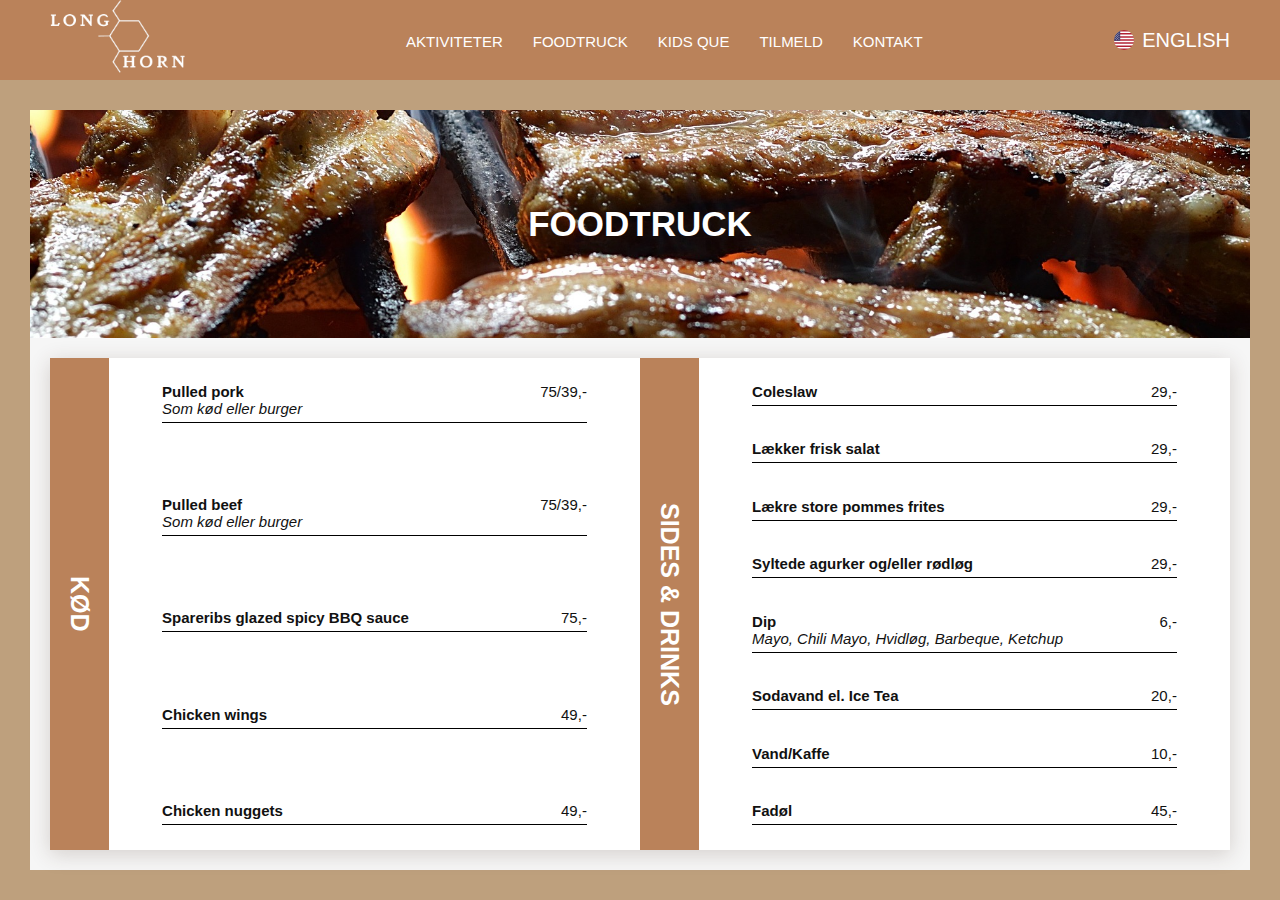
<file: foodtruck.html>
<!DOCTYPE html>
<html lang="en">

<head>
    <meta charset="UTF-8">
    <meta http-equiv="X-UA-Compatible" content="IE=edge">
    <meta name="viewport" content="width=device-width, initial-scale=1.0">
    <title>Document</title>
    <link rel="stylesheet" href="styles/style.css">
    <link rel="stylesheet" href="jquery.flipster.min.css">
</head>

<body>
    <header>
        <a href="index.html"><img class="logo" src="/img/logony.png" alt="logo"></a>

        <ul class="nav_links">
            <li> <a class="headercenter" href="program.html">AKTIVITETER</a> </li>
            <li> <a class="headercenter" href="foodtruck.html">FOODTRUCK</a> </li>
            <li> <a class="headercenter" href="kidsque.html">KIDS QUE</a> </li>
            <li> <a class="headercenter" href="signup.html">TILMELD</a> </li>
            <li> <a class="headercenter" href="kontakt.html">KONTAKT</a> </li>
        </ul>
        <nav>
            <ul class="nav_links">


                <div class="lang-menu">
                    <div class="selected-lang">
                        <a class="dk">ENGLISH</a>
                    </div>
                </div>
            </ul>
        </nav>
    </header>

<div class="program-container">
    <div class="topboxprogram">
        <div class="programtopleft2">
            <h1>FOODTRUCK</h1>
           <!--  <img class="vikingbil" src="/img/Viking m bil.png" alt=""> -->
        </div>
        <div class="programtopright">
            <div class="whitebox">
<!--                 <h1>PROGRAM 2023</h1> -->
                <h2>KØD</h2>

                <div class="tider">
                    <div class="spacebetween">
                        <div class="comb2">
                            <div class="mostleft">
                                <p style="font-weight: bold;">Pulled pork </p> 
                                <span class="italic" style="font-style: italic;">Som kød eller burger</span>
                            </div>
                            <div class="mostright">
                                <p>75/39,-
                                </p>
                            </div>
                        </div>
                        <div class="comb2">
                            <div class="mostleft">
                                <p style="font-weight: bold;">Pulled beef </p> 
                                <span class="italic" style="font-style: italic;">Som kød eller burger</span>
                            </div>
                            <div class="mostright">
                                <p>75/39,-
                                </p>
                            </div>
                        </div>
                        <div class="comb2">
                            <p style="font-weight: bold;">Spareribs glazed spicy BBQ sauce</p>
                            <p>75,-</p>
                        </div>
                        <div class="comb">
                            <p style="font-weight: bold;">Chicken wings</p>
                            <p>49,-</p>
                        </div>
                        <div class="comb">
                            <p style="font-weight: bold;">Chicken nuggets</p>
                            <p>49,-</p>
                        </div>
                    </div>
                </div>
                <h2>SIDES & DRINKS</h2>

                <div class="tider">
                    <div class="spacebetween">
                        <div class="comb">
                            <div class="mostleft">
                                <p style="font-weight: bold;">Coleslaw</p> 
                            </div>
                            <div class="mostright">
                                <p>29,-</p>
                            </div>
                        </div>
                        <div class="comb">
                            <p style="font-weight: bold;">Lækker frisk salat</p>
                            <p>29,-</p>
                        </div>
                        <div class="comb">
                            <p style="font-weight: bold;">Lækre store pommes frites</p>
                            <p>29,-</p>
                        </div>
                        <div class="comb">
                            <p style="font-weight: bold;">Syltede agurker og/eller rødløg</p>
                            <p>29,-</p>
                        </div>
                        <div class="comb2">
                            <div class="mostleft">
                                <p style="font-weight: bold;">Dip </p> 
                                <span class="italic" style="font-style: italic;">Mayo, Chili Mayo, Hvidløg, Barbeque, Ketchup</span>
                            </div>
                            <div class="mostright">
                                <p>6,-
                                </p>
                            </div>
                        </div>
                        <div class="comb">
                            <p style="font-weight: bold;">Sodavand el. Ice Tea</p>
                            <p>20,-</p>
                        </div>
                        <div class="comb">
                            <p style="font-weight: bold;">Vand/Kaffe</p>
                            <p>10,-</p>
                        </div>
                        <div class="comb">
                            <p style="font-weight: bold;">Fadøl</p>
                            <p>45,-</p>
                        </div>
                    </div>
                </div>

                <!-- <div class="tider">
                    <div class="tiderleft">
                        <p>10:00</p>
                        <p>10:00 - 21:30</p>
                        <p>10:00 - 17:00</p>
                        <p>13:30</p>
                    </div>
                    <div class="tiderright">
        
                        <p>Pladsen åbner</p>
                        <p>Foodtruck</p>
                        <p>Ridning <br> Rodeo <br> Hoppeborg <br> Tombola <br> Bål med snobrød <br> Udstilling af Amerikanske biler</p>
                        
                    </div>
                </div>
                <div class="tider">
                    <div class="tiderleft">
                        <p>10:00 - 15:00</p>
                        <p>15:00 - 16:00</p>
                        <p>16:00</p>
 
                    </div>
                    <div class="tiderright">
                        <p>RIDNING, RODEO</p>
                        <p>KIDS-QUE</p>
                        <p>PRÆMIEOVERRÆKKELSE</p>
 -->
                        
                    </div>
                </div>
            </div>
        </div>
    </div>

</div>

</body>

</html>
</file>
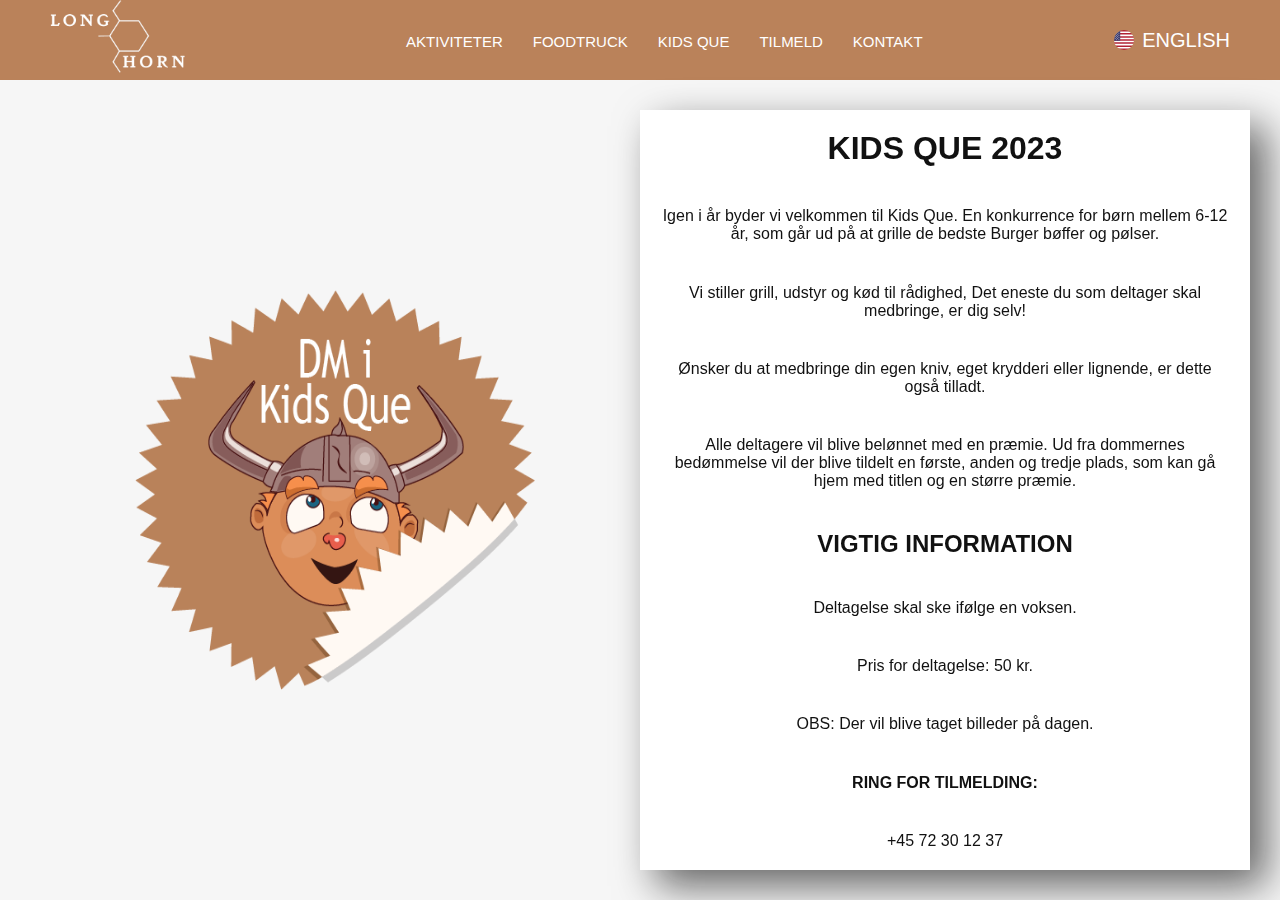
<file: kidsque.html>
<!DOCTYPE html>
<html lang="en">

<head>
    <meta charset="UTF-8">
    <meta http-equiv="X-UA-Compatible" content="IE=edge">
    <meta name="viewport" content="width=device-width, initial-scale=1.0">
    <title>Document</title>
    <link rel="stylesheet" href="styles/style.css">
    <link rel="stylesheet" href="jquery.flipster.min.css">
</head>

<body>
    <header>
        <a href="index.html"><img class="logo" src="/img/logony.png" alt="logo"></a>

        <ul class="nav_links">
            <li> <a class="headercenter" href="program.html">AKTIVITETER</a> </li>
            <li> <a class="headercenter" href="foodtruck.html">FOODTRUCK</a> </li>
            <li> <a class="headercenter" href="kidsque.html">KIDS QUE</a> </li>
            <li> <a class="headercenter" href="signup.html">TILMELD</a> </li>
            <li> <a class="headercenter" href="kontakt.html">KONTAKT</a> </li>
        </ul>
        <nav>
            <ul class="nav_links">


                <div class="lang-menu">
                    <div class="selected-lang">
                        <a class="dk">ENGLISH</a>
                    </div>
                </div>
            </ul>
        </nav>
    </header>

    <div class="kidscontainer">
        <div class="leftsidekids">
            <img class="kidsimg" src="/img/Kidsque.png" alt="">
        </div>
        <div class="rightsidekids">
            <h1>KIDS QUE 2023</h1>
            <p>Igen i år byder vi velkommen til Kids Que. En konkurrence for børn mellem 6-12 år, som går ud på at
                grille de bedste Burger bøffer og pølser.</p>

            <p>Vi stiller grill, udstyr og kød til rådighed, Det eneste du
                som deltager skal medbringe, er dig selv! </p>

            <p>Ønsker du at medbringe din egen kniv, eget krydderi eller
                lignende, er dette også tilladt.</p>


            <p>Alle deltagere vil blive belønnet med en præmie. Ud fra dommernes bedømmelse vil der blive tildelt en
                første, anden og tredje plads, som kan gå hjem med titlen og en større præmie.</p>

            <h2>VIGTIG INFORMATION</h2>

            <p>Deltagelse skal ske ifølge en voksen.</p>

            <p>Pris for deltagelse: 50 kr.</p>

            <p>OBS: Der vil blive taget billeder på dagen.</p>

            <p style="font-weight: bold;">RING FOR TILMELDING:</p>
            <p>+45 72 30 12 37</p>
        </div>
    </div>

</body>

</html>
</file>
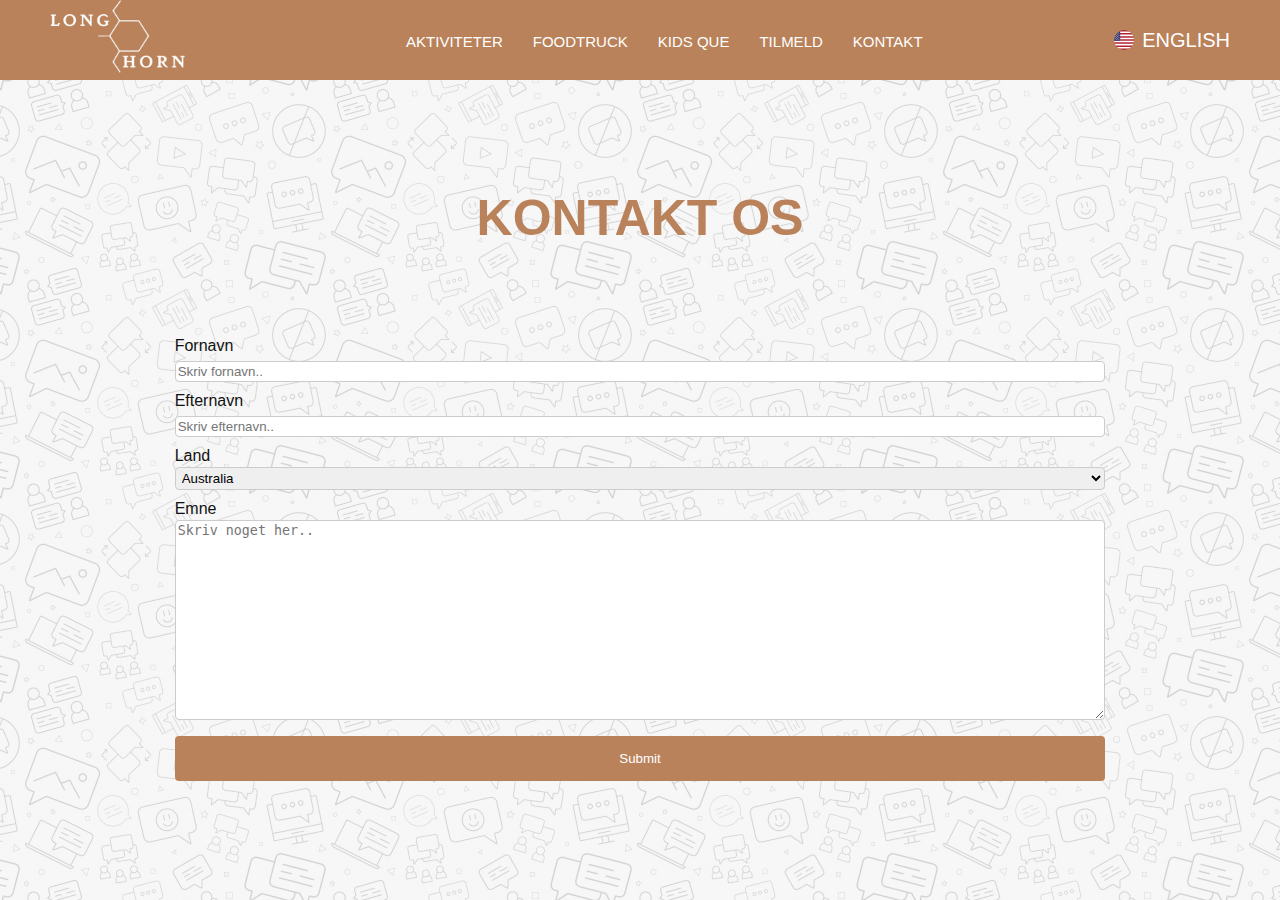
<file: kontakt.html>
<!DOCTYPE html>
<html lang="en">

<head>
    <meta charset="UTF-8">
    <meta http-equiv="X-UA-Compatible" content="IE=edge">
    <meta name="viewport" content="width=device-width, initial-scale=1.0">
    <title>Document</title>
    <link rel="stylesheet" href="styles/style.css">
    <link rel="stylesheet" href="jquery.flipster.min.css">
</head>

<body>

    <header>
        <a href="index.html"><img class="logo" src="/img/logony.png" alt="logo"></a>

        <ul class="nav_links">
            <li> <a class="headercenter" href="program.html">AKTIVITETER</a> </li>
            <li> <a class="headercenter" href="foodtruck.html">FOODTRUCK</a> </li>
            <li> <a class="headercenter" href="kidsque.html">KIDS QUE</a> </li>
            <li> <a class="headercenter" href="signup.html">TILMELD</a> </li>
            <li> <a class="headercenter" href="kontakt.html">KONTAKT</a> </li>
        </ul>
        <nav>
            <ul class="nav_links">


                <div class="lang-menu">
                    <div class="selected-lang">
                        <a class="dk">ENGLISH</a>
                    </div>
                </div>
            </ul>
        </nav>
    </header>    
    <div class="container-contact">
      <h3 class="kontaktfont">KONTAKT OS</h3>
      <form action="/action_page.php">
        <label for="fname">Fornavn </label>
        <input type="text" id="fname" name="firstname" placeholder="Skriv fornavn..">
    
        <label for="lname">Efternavn</label>
        <input type="text" id="lname" name="lastname" placeholder="Skriv efternavn..">
    
        <label for="country">Land</label>
        <select id="country" name="country">
          <option value="australia">Australia</option>
          <option value="canada">Canada</option>
          <option value="usa">USA</option>
          <option value="canada">Danmark</option>
          <option value="usa">England</option>
          <option value="canada">Holland</option>
          <option value="usa">Tyskland</option>
        </select>
    
        <label for="subject">Emne</label>
        <textarea id="subject" name="subject" placeholder="Skriv noget her.." style="height:200px"></textarea>
    
        <input type="submit" value="Submit">
      </form>
    </div>
</body>
</html>
</file>
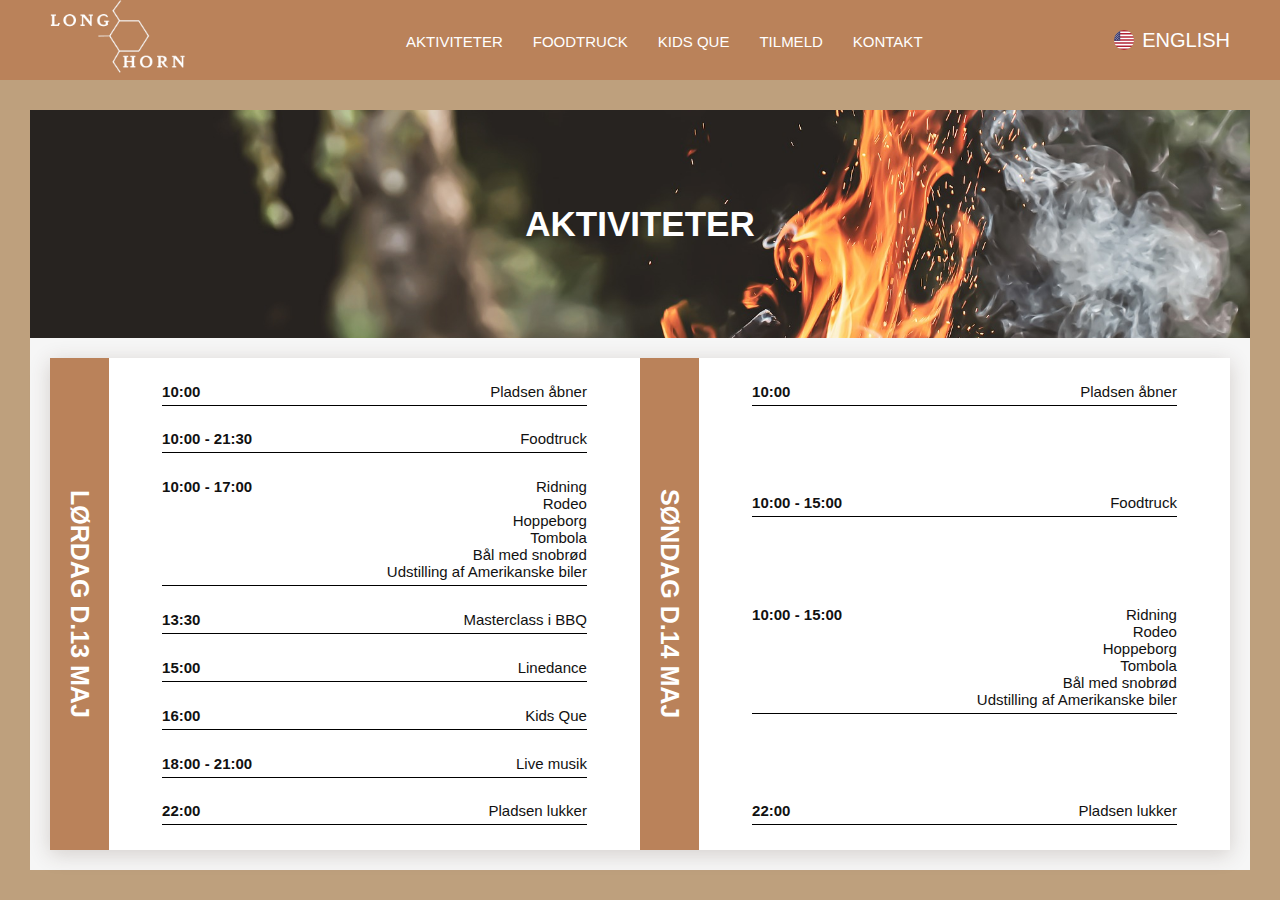
<file: program.html>
<!DOCTYPE html>
<html lang="en">

<head>
    <meta charset="UTF-8">
    <meta http-equiv="X-UA-Compatible" content="IE=edge">
    <meta name="viewport" content="width=device-width, initial-scale=1.0">
    <title>Document</title>
    <link rel="stylesheet" href="styles/style.css">
    <link rel="stylesheet" href="jquery.flipster.min.css">
</head>

<body>
    <header>
        <a href="index.html"><img class="logo" src="/img/logony.png" alt="logo"></a>

        <ul class="nav_links">
            <li> <a class="headercenter" href="program.html">AKTIVITETER</a> </li>
            <li> <a class="headercenter" href="foodtruck.html">FOODTRUCK</a> </li>
            <li> <a class="headercenter" href="kidsque.html">KIDS QUE</a> </li>
            <li> <a class="headercenter" href="signup.html">TILMELD</a> </li>
            <li> <a class="headercenter" href="kontakt.html">KONTAKT</a> </li>
        </ul>
        <nav>
            <ul class="nav_links">


                <div class="lang-menu">
                    <div class="selected-lang">
                        <a class="dk">ENGLISH</a>
                    </div>
                </div>
            </ul>
        </nav>
    </header>

<div class="program-container">
    <div class="topboxprogram">
        <div class="programtopleft">
            <h1>AKTIVITETER</h1>
           <!--  <img class="vikingbil" src="/img/Viking m bil.png" alt=""> -->
        </div>
        <div class="programtopright">
            <div class="whitebox">
<!--                 <h1>PROGRAM 2023</h1> -->
                <h2>LØRDAG D.13 MAJ</h2>

                <div class="tider">
                    <div class="spacebetween">
                        <div class="comb">
                            <div class="mostleft">
                                <p style="font-weight: bold;">10:00</p> 
                            </div>
                            <div class="mostright">
                                <p>Pladsen åbner</p>
                            </div>
                        </div>
                        <div class="comb">
                            <p style="font-weight: bold;">10:00 - 21:30</p>
                            <p>Foodtruck</p>
                        </div>
                        <div class="comb">
                            <p style="font-weight: bold;">10:00 - 17:00</p>
                            <p>Ridning <br> Rodeo <br> Hoppeborg <br> Tombola <br> Bål med snobrød <br> Udstilling af Amerikanske biler</p>
                        </div>
                        <div class="comb">
                            <p style="font-weight: bold;">13:30</p>
                            <p>Masterclass i BBQ</p>
                        </div>
                        <div class="comb">
                            <p style="font-weight: bold;">15:00</p>
                            <p>Linedance</p>
                        </div>
                        <div class="comb">
                            <p style="font-weight: bold;">16:00</p>
                            <p>Kids Que</p>
                        </div>
                        <div class="comb">
                            <p style="font-weight: bold;">18:00 - 21:00</p>
                            <p>Live musik</p>
                        </div>
                        <div class="comb">
                            <p style="font-weight: bold;">22:00</p>
                            <p>Pladsen lukker</p>
                        </div>
                    </div>
                </div>
                <h2>SØNDAG D.14 MAJ</h2>

                <div class="tider">
                    <div class="spacebetween">
                        <div class="comb">
                            <div class="mostleft">
                                <p style="font-weight: bold;">10:00</p> 
                            </div>
                            <div class="mostright">
                                <p>Pladsen åbner</p>
                            </div>
                        </div>
                        <div class="comb">
                            <p style="font-weight: bold;">10:00 - 15:00</p>
                            <p>Foodtruck</p>
                        </div>
                        <div class="comb">
                            <p style="font-weight: bold;">10:00 - 15:00</p>
                            <p>Ridning <br> Rodeo <br> Hoppeborg <br> Tombola <br> Bål med snobrød <br> Udstilling af Amerikanske biler</p>
                        </div>
                        <div class="comb">
                            <p style="font-weight: bold;">22:00</p>
                            <p>Pladsen lukker</p>
                        </div>
                    </div>
                </div>

                <!-- <div class="tider">
                    <div class="tiderleft">
                        <p>10:00</p>
                        <p>10:00 - 21:30</p>
                        <p>10:00 - 17:00</p>
                        <p>13:30</p>
                    </div>
                    <div class="tiderright">
        
                        <p>Pladsen åbner</p>
                        <p>Foodtruck</p>
                        <p>Ridning <br> Rodeo <br> Hoppeborg <br> Tombola <br> Bål med snobrød <br> Udstilling af Amerikanske biler</p>
                        
                    </div>
                </div>
                <div class="tider">
                    <div class="tiderleft">
                        <p>10:00 - 15:00</p>
                        <p>15:00 - 16:00</p>
                        <p>16:00</p>
 
                    </div>
                    <div class="tiderright">
                        <p>RIDNING, RODEO</p>
                        <p>KIDS-QUE</p>
                        <p>PRÆMIEOVERRÆKKELSE</p>
 -->
                        
                    </div>
                </div>
            </div>
        </div>
    </div>

</div>

</body>

</html>
</file>
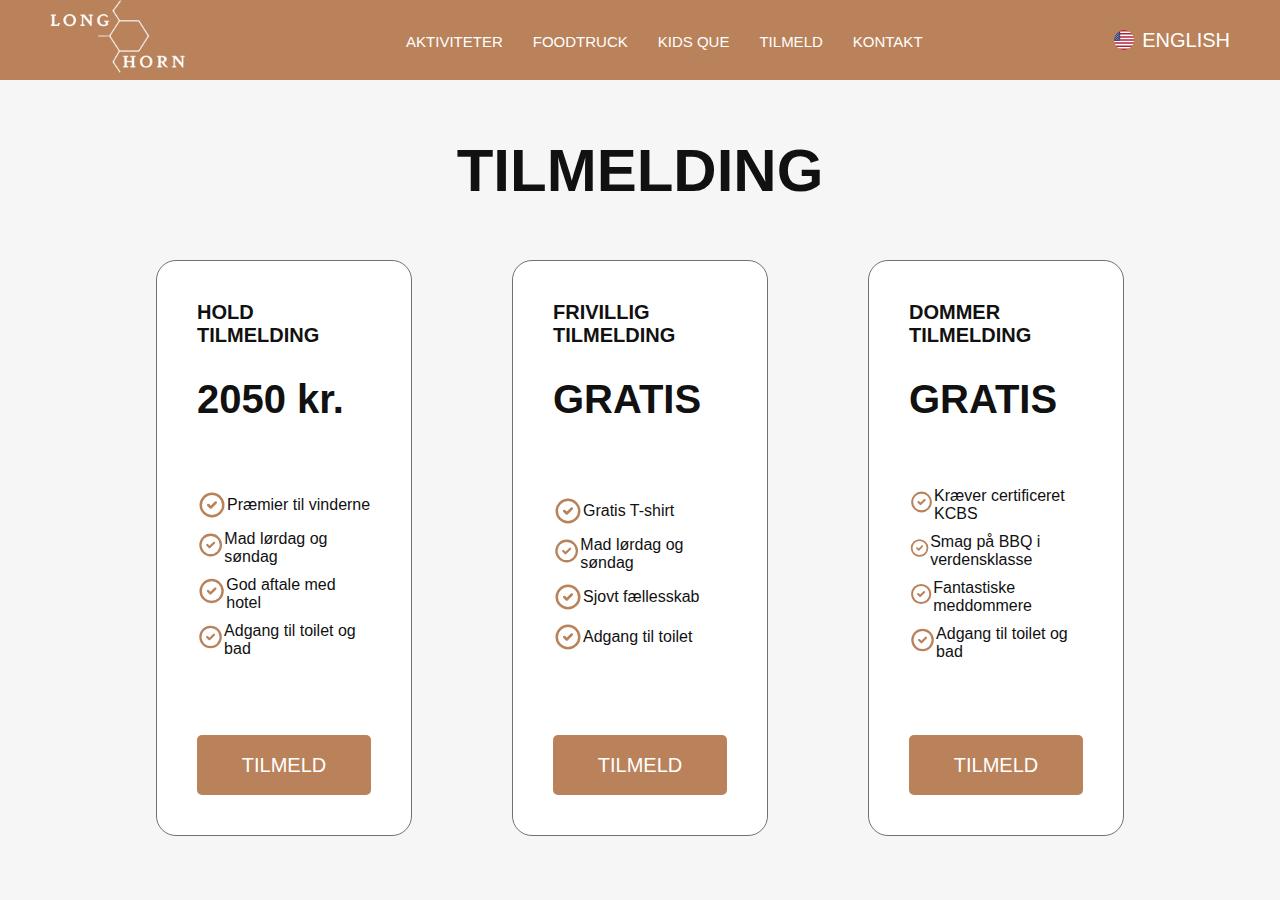
<file: signup.html>
<!DOCTYPE html>
<html lang="en">

<head>
    <meta charset="UTF-8">
    <meta http-equiv="X-UA-Compatible" content="IE=edge">
    <meta name="viewport" content="width=device-width, initial-scale=1.0">
    <title>Document</title>
    <link rel="stylesheet" href="styles/style.css">
    <link rel="stylesheet" href="jquery.flipster.min.css">
</head>

<body>
    <header>
        <a href="index.html"><img class="logo" src="/img/logony.png" alt="logo"></a>

        <ul class="nav_links">
            <li> <a class="headercenter" href="program.html">AKTIVITETER</a> </li>
            <li> <a class="headercenter" href="foodtruck.html">FOODTRUCK</a> </li>
            <li> <a class="headercenter" href="kidsque.html">KIDS QUE</a> </li>
            <li> <a class="headercenter" href="signup.html">TILMELD</a> </li>
            <li> <a class="headercenter" href="kontakt.html">KONTAKT</a> </li>
        </ul>
        <nav>
            <ul class="nav_links">


                <div class="lang-menu">
                    <div class="selected-lang">
                        <a class="dk">ENGLISH</a>
                    </div>
                </div>
            </ul>
        </nav>
    </header>

    <div class="container-signup">
        <div class="signuptext">
            <h1>TILMELDING</h1>
        </div>
        <div class="inner-container-signup">
            <div class="team-signup">
                <div class="inner-container-signup2">
                    <h2 class="">HOLD TILMELDING</h2>
                    <h1 class="pair">2050 kr.</h1>
                    <div class="center-holder">
                    <div class="yes-section">
                        <svg xmlns="http://www.w3.org/2000/svg" class="icon icon-tabler icon-tabler-circle-check"
                            width="24" height="24" viewBox="0 0 24 24" stroke-width="2" stroke="currentColor"
                            fill="none" stroke-linecap="round" stroke-linejoin="round">
                            <path stroke="none" d="M0 0h24v24H0z" fill="none"></path>
                            <circle cx="12" cy="12" r="9"></circle>
                            <path d="M9 12l2 2l4 -4"></path>
                        </svg>
                        <p>Præmier til vinderne</p>
                    </div>
                    <div class="yes-section">
                        <svg xmlns="http://www.w3.org/2000/svg" class="icon icon-tabler icon-tabler-circle-check"
                            width="24" height="24" viewBox="0 0 24 24" stroke-width="2" stroke="currentColor"
                            fill="none" stroke-linecap="round" stroke-linejoin="round">
                            <path stroke="none" d="M0 0h24v24H0z" fill="none"></path>
                            <circle cx="12" cy="12" r="9"></circle>
                            <path d="M9 12l2 2l4 -4"></path>
                        </svg>
                        <p>Mad lørdag og søndag</p>
                    </div>
                    <div class="yes-section">
                        <svg xmlns="http://www.w3.org/2000/svg" class="icon icon-tabler icon-tabler-circle-check"
                            width="24" height="24" viewBox="0 0 24 24" stroke-width="2" stroke="currentColor"
                            fill="none" stroke-linecap="round" stroke-linejoin="round">
                            <path stroke="none" d="M0 0h24v24H0z" fill="none"></path>
                            <circle cx="12" cy="12" r="9"></circle>
                            <path d="M9 12l2 2l4 -4"></path>
                        </svg>
                        <p>God aftale med hotel</p>
                    </div>
                    <div class="yes-section">
                        <svg xmlns="http://www.w3.org/2000/svg" class="icon icon-tabler icon-tabler-circle-check"
                            width="24" height="24" viewBox="0 0 24 24" stroke-width="2" stroke="currentColor"
                            fill="none" stroke-linecap="round" stroke-linejoin="round">
                            <path stroke="none" d="M0 0h24v24H0z" fill="none"></path>
                            <circle cx="12" cy="12" r="9"></circle>
                            <path d="M9 12l2 2l4 -4"></path>
                        </svg>
                        <p>Adgang til toilet og bad</p>
                    </div>
                </div>
                        <a class="knapalign" href="team.html"><button class="tilmelding-knap">TILMELD</button></a>
                </div>
            </div>


            <div class="voluntary-signup">
                <div class="inner-container-signup2">
                    <h2 class="pair">FRIVILLIG TILMELDING</h2>
                    <h1 class="pair">GRATIS</h1>
                    <div class="center-holder">
                    <div class="yes-section">
                        <svg xmlns="http://www.w3.org/2000/svg" class="icon icon-tabler icon-tabler-circle-check"
                            width="24" height="24" viewBox="0 0 24 24" stroke-width="2" stroke="currentColor"
                            fill="none" stroke-linecap="round" stroke-linejoin="round">
                            <path stroke="none" d="M0 0h24v24H0z" fill="none"></path>
                            <circle cx="12" cy="12" r="9"></circle>
                            <path d="M9 12l2 2l4 -4"></path>
                        </svg>
                        <p>Gratis T-shirt</p>
                    </div>
                    <div class="yes-section">
                        <svg xmlns="http://www.w3.org/2000/svg" class="icon icon-tabler icon-tabler-circle-check"
                            width="24" height="24" viewBox="0 0 24 24" stroke-width="2" stroke="currentColor"
                            fill="none" stroke-linecap="round" stroke-linejoin="round">
                            <path stroke="none" d="M0 0h24v24H0z" fill="none"></path>
                            <circle cx="12" cy="12" r="9"></circle>
                            <path d="M9 12l2 2l4 -4"></path>
                        </svg>
                        <p>Mad lørdag og søndag</p>
                    </div>
                    <div class="yes-section">
                        <svg xmlns="http://www.w3.org/2000/svg" class="icon icon-tabler icon-tabler-circle-check"
                            width="24" height="24" viewBox="0 0 24 24" stroke-width="2" stroke="currentColor"
                            fill="none" stroke-linecap="round" stroke-linejoin="round">
                            <path stroke="none" d="M0 0h24v24H0z" fill="none"></path>
                            <circle cx="12" cy="12" r="9"></circle>
                            <path d="M9 12l2 2l4 -4"></path>
                        </svg>
                        <p>Sjovt fællesskab</p>
                    </div>
                    <div class="yes-section">
                        <svg xmlns="http://www.w3.org/2000/svg" class="icon icon-tabler icon-tabler-circle-check"
                            width="24" height="24" viewBox="0 0 24 24" stroke-width="2" stroke="currentColor"
                            fill="none" stroke-linecap="round" stroke-linejoin="round">
                            <path stroke="none" d="M0 0h24v24H0z" fill="none"></path>
                            <circle cx="12" cy="12" r="9"></circle>
                            <path d="M9 12l2 2l4 -4"></path>
                        </svg>
                        <p>Adgang til toilet</p>
                    </div>
                </div>
                        <a class="knapalign" href="voluntary.html"><button class="tilmelding-knap">TILMELD</button></a>
                </div>
            </div>
            <div class="judge-signup">
                <div class="inner-container-signup2">
                    <h2 class="pair">DOMMER TILMELDING</h2>
                    <h1 class="pair">GRATIS</h1>
                    <div class="center-holder">
                    <div class="yes-section">
                        <svg xmlns="http://www.w3.org/2000/svg" class="icon icon-tabler icon-tabler-circle-check"
                            width="24" height="24" viewBox="0 0 24 24" stroke-width="2" stroke="currentColor"
                            fill="none" stroke-linecap="round" stroke-linejoin="round">
                            <path stroke="none" d="M0 0h24v24H0z" fill="none"></path>
                            <circle cx="12" cy="12" r="9"></circle>
                            <path d="M9 12l2 2l4 -4"></path>
                        </svg>
                        <p>Kræver certificeret KCBS</p>
                    </div>
                    <div class="yes-section">
                        <svg xmlns="http://www.w3.org/2000/svg" class="icon icon-tabler icon-tabler-circle-check"
                            width="24" height="24" viewBox="0 0 24 24" stroke-width="2" stroke="currentColor"
                            fill="none" stroke-linecap="round" stroke-linejoin="round">
                            <path stroke="none" d="M0 0h24v24H0z" fill="none"></path>
                            <circle cx="12" cy="12" r="9"></circle>
                            <path d="M9 12l2 2l4 -4"></path>
                        </svg>
                        <p>Smag på BBQ i verdensklasse</p>
                    </div>
                    <div class="yes-section">
                        <svg xmlns="http://www.w3.org/2000/svg" class="icon icon-tabler icon-tabler-circle-check"
                            width="24" height="24" viewBox="0 0 24 24" stroke-width="2" stroke="currentColor"
                            fill="none" stroke-linecap="round" stroke-linejoin="round">
                            <path stroke="none" d="M0 0h24v24H0z" fill="none"></path>
                            <circle cx="12" cy="12" r="9"></circle>
                            <path d="M9 12l2 2l4 -4"></path>
                        </svg>
                        <p>Fantastiske meddommere</p>
                    </div>
                    <div class="yes-section">
                        <svg xmlns="http://www.w3.org/2000/svg" class="icon icon-tabler icon-tabler-circle-check"
                            width="24" height="24" viewBox="0 0 24 24" stroke-width="2" stroke="currentColor"
                            fill="none" stroke-linecap="round" stroke-linejoin="round">
                            <path stroke="none" d="M0 0h24v24H0z" fill="none"></path>
                            <circle cx="12" cy="12" r="9"></circle>
                            <path d="M9 12l2 2l4 -4"></path>
                        </svg>
                        <p>Adgang til toilet og bad</p>
                    </div>
                </div>
                        <a class="knapalign" href="judge.html"><button class="tilmelding-knap">TILMELD</button></a>
                </div>
            </div>
        </div>
    </div>

</body>

</html>
</file>
<file: styles/style.css>
* {
  box-sizing: border-box;
  margin: 0;
  padding: 0;
}

body {
  width: 100%;
  font-family: "Trebuchet MS", Tahoma, sans-serif;
  color: #111111;
  background-color: #F6F6F6;
}

header {
  background-color: #BA825A;
  height: 80px;
  display: flex;
  justify-content: space-between;
  align-items: center;
  padding: 0 50px 0 50px;
}

.popup {
  position: relative;
  display: inline-block;
  cursor: pointer;
}

.popup .popuptext {
  visibility: hidden;
  width: 300px;
  height: 300px;
  background-color: #555;
  color: #fff;
  text-align: center;
  border-radius: 6px;
  padding: 8px 4px;
  position: absolute;
  z-index: 1;
  bottom: 105%;
  left: 27%;
  margin-left: -80px;
}

.popup .popuptext::after {
  content: "";
  position: absolute;
  top: 100%;
  left: 50%;
  margin-left: -5px;
  border-width: 5px;
  border-style: solid;
  border-color: #555 transparent transparent transparent;
}

.popup .show {
  visibility: visible;
  -webkit-animation: fadeIn 1s;
  animation: fadeIn 1s;
}

@-webkit-keyframes fadeIn {
  from {
    opacity: 0;
  }
  to {
    opacity: 1;
  }
}
@keyframes fadeIn {
  from {
    opacity: 0;
  }
  to {
    opacity: 1;
  }
}
.date {
  height: 40px;
}

li,
a,
button {
  font-family: "Trebuchet MS", Tahoma, sans-serif;
  font-weight: 500;
  color: #ffffff;
  font-size: 20px;
  text-decoration: none;
}

.dropdown_icon {
  width: 30px;
}

.logo {
  cursor: pointer;
  display: flex;
  justify-content: center;
}

.nav_links {
  list-style: none;
  height: 80px;
  display: flex;
  align-items: center;
  gap: 30px;
}

.nav_links_center {
  list-style: none;
  height: 80px;
  display: flex;
  align-items: center;
  gap: 30px;
}

.nav_links_center li {
  font-size: 10px;
}

.nav_links_center a {
  font-size: 15px;
}

.nav_links li {
  display: inline-block;
}

.language {
  display: flex;
}

.selected-lang {
  cursor: pointer;
  display: flex;
  justify-content: space-between;
  align-items: center;
  gap: 8px;
  color: #ffffff;
  font-size: 20px;
  font-weight: bold;
}

.selected-lang a:hover {
  color: #F6F6F6;
}

.selected-lang:before {
  content: "";
  display: block;
  background-position: center;
  background-size: cover;
  width: 20px;
  height: 20px;
  background-image: url(/img/usa.svg);
  border-radius: 50px;
}

.hero {
  background-image: url(/img/bgHero.png);
  height: calc(100vh - 80px);
  background-position: center;
  background-size: cover;
  display: flex;
  justify-content: center;
  align-items: center;
}

.logo {
  height: 80px;
  position: relative;
  display: flex;
  justify-content: center;
  align-items: center;
}

.box1 {
  height: calc(100vh - 80px);
  width: 25%;
  display: flex;
  justify-content: center;
  align-items: flex-end;
}

.kidsque {
  position: relative;
  bottom: 0;
  width: 300px;
  padding-bottom: 50px;
  height: 100%;
}

.box2 {
  height: calc(100vh - 80px);
  width: 50%;
  display: flex;
  flex-direction: column;
  gap: 20px;
  align-items: center;
  justify-content: center;
}

.box2 h1 {
  color: transparent;
  -webkit-text-stroke: 2px #F6F6F6;
  font-size: 70px;
  text-align: center;
}

.tilmeld {
  width: 300px;
  height: 40px;
  background-color: transparent;
  color: #BEA07D;
  border-color: #BEA07D;
}

.program {
  width: 300px;
  height: 50px;
  background-color: #BA825A;
  color: #ffffff;
  border: none;
}

.box2 h2 {
  color: #BA825A;
  text-align: center;
}

.box3 {
  height: calc(100vh - 80px);
  width: 25%;
}

.site2 {
  height: 470px;
  width: 100%;
  background-color: #BA825A;
  background-image: url(/img/background2.png);
  background-repeat: repeat-x;
  background-size: 300px;
  overflow: hidden;
  display: flex;
  justify-content: center;
  align-items: center;
  padding: 10px;
  box-shadow: 5px 10px;
  min-height: 470px;
  background-attachment: fixed;
  background-position: center;
  background-repeat: no-repeat;
  background-size: cover;
}

.site2 .carousel {
  width: 300px;
  overflow: visible;
  margin: 0px auto 0;
  filter: drop-shadow(16px 16px 20px black);
}

.countdown {
  display: flex;
  height: 474px;
  background-color: #F6F6F6;
  align-items: center;
  justify-content: center;
  flex-direction: column;
}

.countdown h1 {
  color: #BA825A;
  padding-bottom: 20px;
  font-weight: bold;
}

.lauchtime {
  display: flex;
  gap: 30px;
  justify-content: center;
  width: auto;
  border: #BA825A 2px;
  border-style: double;
  padding: 5px 5px;
}

.samler {
  display: flex;
}

.lauchtime div {
  text-align: center;
}

.lauchtime div p {
  font-size: 70px;
  margin-bottom: 14px;
  text-align: center;
  color: transparent;
  -webkit-text-stroke: 2px #BA825A;
}

.dato {
  text-align: center;
  color: #BA825A;
}

.container-signup {
  background-color: #F6F6F6;
  height: calc(100vh - 80px);
  width: 100vw;
  display: flex;
  flex-direction: column;
}

.signuptext h1 {
  display: flex;
  padding: 75px 0 75px 0px;
  height: 20vh;
  align-items: center;
  font-size: 60px;
  font-weight: bold;
  justify-content: center;
}

.inner-container-signup {
  height: 80vh;
  display: flex;
  justify-content: center;
}

.inner-container-signup2 {
  display: flex;
  flex-direction: column;
  height: 100%;
}

.team-signup {
  background-color: #ffffff;
  width: 20%;
  margin: 0 50px 0 50px;
  border: 1px solid #707070;
  border-radius: 20px;
  padding: 40px 40px 40px 40px;
  height: 90%;
}

.team-signup h1 {
  font-size: 40px;
}

.team-signup h2 {
  font-size: 20px;
  margin: 0 0 30px 0;
}

.voluntary-signup {
  background-color: #ffffff;
  width: 20%;
  margin: 0 50px 0 50px;
  border: 1px solid #707070;
  border-radius: 20px;
  padding: 40px 40px 40px 40px;
  height: 90%;
}

.voluntary-signup h1 {
  font-size: 40px;
}

.voluntary-signup h2 {
  font-size: 20px;
  margin: 0 0 30px 0;
}

.judge-signup {
  background-color: #ffffff;
  width: 20%;
  margin: 0 50px 0 50px;
  border: 1px solid #707070;
  border-radius: 20px;
  padding: 40px 40px 40px 40px;
  height: 90%;
}

.judge-signup h1 {
  font-size: 40px;
}

.judge-signup h2 {
  font-size: 20px;
  margin: 0 0 30px 0;
}

.spacer {
  height: 200px;
}

.yes-section {
  display: flex;
  margin-bottom: 10px;
}

.yes-section p {
  display: flex;
  align-items: center;
}

.icon-tabler-circle-check {
  color: #BA825A;
  width: 30px;
  height: 30px;
}

.tilmelding-knap {
  color: #ffffff;
  width: 100%;
  height: 60px;
  background-color: #BA825A;
  border: none;
  border-radius: 5px;
}

.center-holder {
  display: flex;
  flex-direction: column;
  justify-content: center;
  height: 100%;
}

.container-teamsignup {
  background-color: #F6F6F6;
  height: calc(100vh - 80px);
  padding: 50px;
}

.inner-container-teamsignup {
  background-color: #ffffff;
  height: 100%;
  display: flex;
}

.left-side {
  width: 50%;
  padding: 0px 50px 0px;
  display: flex;
  flex-direction: column;
  height: 100%;
  justify-content: space-between;
}

.left-side h1 {
  padding-top: 10px;
  font-size: 40px;
}

.formclass {
  display: flex;
  flex-direction: column;
  justify-content: space-between;
}

input[type=text],
select,
textarea {
  width: 100%;
  padding: 2px;
  border: 1px solid #ccc;
  border-radius: 4px;
  box-sizing: border-box;
  margin-top: 6px;
  margin-bottom: 10px;
  resize: vertical;
}

input[type=file],
select,
textarea {
  width: 100%;
  padding: 2px;
  border: 1px solid #BA825A;
  border-radius: 4px;
  box-sizing: border-box;
  margin-top: 2px;
  margin-bottom: 10px;
}

input[type=radio],
select,
textarea {
  width: 100%;
  border: 1px solid #ccc;
  border-radius: 4px;
  box-sizing: border-box;
}

input[type=submit],
select,
textarea {
  width: 100%;
  padding: 2px;
  border: 1px solid #ccc;
  border-radius: 4px;
  box-sizing: border-box;
  margin-top: 2px;
  margin-bottom: 10px;
}

input[type=submit] {
  background-color: #BA825A;
  color: white;
  padding: 15px 10px;
  border: none;
  border-radius: 4px;
  cursor: pointer;
}

input[type=submit]:hover {
  background-color: rgba(73, 51, 35, 0.9);
  -webkit-transition: 0.5s;
}

.doubleform {
  display: flex;
  width: 100%;
}

.firstform {
  width: 50%;
}

.secondform {
  width: 50%;
}

.upload label {
  width: 100%;
}

.right-side {
  background-image: url(../img/teamimage.png);
  height: 100%;
  width: 50%;
  background-position: center;
  background-size: cover;
}

.radioform {
  display: flex;
  flex-direction: column;
  width: 100%;
  padding: 2px;
  border: 1px solid #ccc;
  border-radius: 4px;
  box-sizing: border-box;
  margin-top: 6px;
  margin-bottom: 10px;
  justify-content: center;
}

.radioform input {
  width: 20px;
  margin: 15px;
  justify-content: center;
}

.rowform {
  display: flex;
  flex-direction: row;
  align-items: center;
}

.rowform label {
  width: 70px;
}

.rowform input {
  align-items: center;
  justify-content: center;
}

#cb {
  accent-color: #BA825A;
}

.right-side2 {
  background-image: url(../img/volimg.png);
  height: 100%;
  width: 50%;
  background-position: center;
  background-size: cover;
}

.right-side3 {
  background-image: url(../img/judgeimg.jpg);
  height: 100%;
  width: 50%;
  background-position: center;
  background-size: cover;
}

.subscribe {
  display: flex;
  flex-direction: column;
  padding: 50px 0;
  align-items: center;
  background: #ffffff;
  width: 50%;
  height: 400px;
  box-shadow: 0 4px 20px rgba(73, 51, 35, 0.2);
}

.subscribe__title {
  font-weight: bold;
  font-size: 26px;
  margin-bottom: 18px;
  text-align: start;
}

.subscribe__copy {
  max-width: 450px;
  text-align: center;
  margin-bottom: 40px;
  line-height: 1.5;
  padding-top: 20px;
}

.form {
  margin-bottom: 20px;
}

.under-container {
  display: flex;
}

.broll {
  display: flex;
  justify-content: center;
  align-items: center;
  text-align: center;
  height: 400px;
  width: 50%;
  background-color: rgba(73, 51, 35, 0.2);
  box-shadow: 0 4px 20px rgba(73, 51, 35, 0.3);
  position: relative;
  overflow: hidden;
  color: #ffffff;
}

.broll h1 {
  font-size: 40px;
  font-weight: bold;
}

.video-bg {
  height: 400px;
  min-width: 100%;
  min-height: 100%;
  -o-object-fit: cover;
     object-fit: cover;
  padding: 10px;
  position: absolute;
  z-index: -1;
}

.form__email {
  padding: 15px 20px;
  border-radius: 5px;
  border: 1px solid #CAD3DB;
  width: 350px;
  font-size: 15px;
  color: #0F121F;
}

.form__email:focus {
  outline: 1px solid #BA825A;
}

.form__button {
  background: #BA825A;
  padding: 10px;
  border: none;
  width: 244px;
  height: 53px;
  border-radius: 5px;
  font-size: 15px;
  font-weight: bold;
  color: white;
  box-shadow: 0 4px 20px rgba(73, 51, 35, 0.2);
}

.form__button:hover {
  box-shadow: 0 10px 20px rgba(73, 51, 35, 0.2);
}

.notice {
  width: 100%;
  display: flex;
  justify-content: center;
  align-items: center;
  gap: 10px;
}

.footer {
  background: #F6F6F6;
  padding: 30px 0px;
  text-align: center;
  height: 300px;
}

.footer .row {
  width: 100%;
  margin: 1% 0%;
  padding: 0.6% 0%;
  color: gray;
  font-size: 0.8em;
}

.footer .row a {
  text-decoration: none;
  color: gray;
  transition: 0.5s;
}

.footer .row a:hover {
  color: #111111;
}

.footer .row ul {
  width: 100%;
}

.footer .row ul li {
  display: inline-block;
  margin: 0px 30px;
}

.footer .row a i {
  font-size: 2em;
  margin: 0% 1%;
}

@media (max-width: 720px) {
  .footer {
    text-align: left;
    padding: 5%;
  }
  .footer .row ul li {
    display: block;
    margin: 10px 0px;
    text-align: left;
  }
  .footer .row a i {
    margin: 0% 3%;
  }
}
.program-container {
  background-color: #BEA07D;
  height: calc(100vh - 80px);
  padding: 30px 30px;
}

.topboxprogram {
  height: 100%;
  width: 100%;
}

.lowerboxprogram {
  height: 50%;
  width: 100%;
  display: flex;
}

.programtopleft {
  background-image: url(/img/fire-g607f52d91_1920.jpg);
  width: 100%;
  background-position: center;
  background-size: cover;
  height: 30%;
  overflow: hidden;
  display: flex;
  justify-content: center;
  align-items: center;
}

.programtopleft2 {
  background-image: url(/img/meat-g5a2322739_1920.jpg);
  width: 100%;
  background-position: center;
  background-size: cover;
  height: 30%;
  overflow: hidden;
  display: flex;
  justify-content: center;
  align-items: center;
}

.programtopleft2 h1 {
  text-align: center;
  color: #ffffff;
  font-size: 35px;
}

.programtopleft h1 {
  text-align: center;
  color: #ffffff;
  font-size: 35px;
}

.programlowright h1 {
  text-align: center;
  color: #ffffff;
  font-size: 35px;
}

.programtopright {
  width: 100%;
  background-color: #F6F6F6;
  padding: 20px 20px 20px 20px;
  height: 70%;
}

.programlowleft {
  width: 50%;
  background-color: #F6F6F6;
  padding: 20px 0 20px 20px;
}

.programlowright {
  background-image: url(/img/car-g225400c13_1920.jpg);
  width: 50%;
  background-position: center;
  background-size: cover;
  -o-object-fit: cover;
     object-fit: cover;
  min-width: 50%;
  min-height: 100%;
  position: relative;
  display: flex;
  justify-content: center;
  align-items: center;
}

.whitebox {
  background-color: #ffffff;
  width: 100%;
  height: 100%;
  box-shadow: 0 4px 20px rgba(73, 51, 35, 0.2);
  display: flex;
}

.tider {
  display: flex;
  justify-content: center;
  height: 100%;
  font-size: 15px;
  justify-items: center;
  align-items: center;
  width: 45%;
}

.spacebetween {
  display: flex;
  justify-content: space-between;
  flex-direction: column;
  height: 90%;
  width: 80%;
}

.whitebox h1 {
  padding-top: 10px;
  font-size: 20px;
  text-align: center;
}

.whitebox h2 {
  font-size: 25px;
  -ms-writing-mode: tb-rl;
      writing-mode: vertical-rl;
  text-align: center;
  width: 5%;
  display: flex;
  justify-content: center;
  align-items: center;
  justify-items: center;
  background-color: #BA825A;
  color: #ffffff;
}

.tiderleft {
  width: 50%;
  height: 100%;
  border-right: solid 3px #BA825A;
  display: flex;
  flex-direction: column;
  justify-content: end;
  padding-right: 20px;
  text-align: end;
}

.tiderright {
  width: 50%;
  height: 100%;
  display: flex;
  justify-content: start;
  padding-left: 20px;
  flex-direction: column;
  gap: 10px;
}

.tiderleft, .tiderright p {
  font-size: 13px;
  gap: 10px;
}

.vikingribs {
  width: 180px;
  position: absolute;
  bottom: 10%;
  right: 52%;
}

.vikingbil {
  width: 250px;
  position: absolute;
  bottom: 45%;
  left: 3%;
}

.headercenter {
  font-size: 15px;
}

.comb {
  display: flex;
  justify-content: space-between;
  text-align: end;
  border-bottom: 1px solid black;
  padding: 0 0 5px 0;
}

.comb2 {
  display: flex;
  justify-content: space-between;
  border-bottom: 1px solid black;
  padding: 0 0 5px 0;
}

.mostright {
  display: flex;
  justify-content: end;
  text-align: end;
}

.fronttekst {
  width: 900px;
}

.vikingmik {
  width: 100px;
}

.partners {
  height: 50vh;
  background-color: #ffffff;
  padding: 10px 100px;
}

.partners h1 {
  text-align: center;
  margin: 30px;
  font-size: 30px;
  color: #111111;
}

.partnerboxes {
  display: flex;
  justify-content: space-between;
}

.sponsimg {
  width: 200px;
  height: 200px;
}

.container-contact {
  background-image: url(/img/contact.png);
  padding: 20px;
  height: calc(100vh - 80px);
  display: flex;
  flex-direction: column;
  justify-content: space-evenly;
  width: 100%;
  align-items: center;
}

.kontaktfont {
  font-size: 50px;
  text-align: center;
  color: #BA825A;
}

.kidscontainer {
  background-color: #F6F6F6;
  height: calc(100vh - 80px);
  display: flex;
  padding: 30px;
}

.leftsidekids {
  width: 50%;
  justify-content: center;
  display: flex;
  align-items: center;
}

.leftsidekids img {
  width: 400px;
  height: 400px;
}

.rightsidekids {
  background-color: #ffffff;
  width: 50%;
  display: flex;
  padding: 20px;
  flex-direction: column;
  justify-content: space-between;
  filter: drop-shadow(16px 16px 20px rgba(1, 1, 1, 0.6));
}

.rightsidekids {
  text-align: center;
}

.adressss {
  color: #ffffff;
}/*# sourceMappingURL=style.css.map */
</file>
